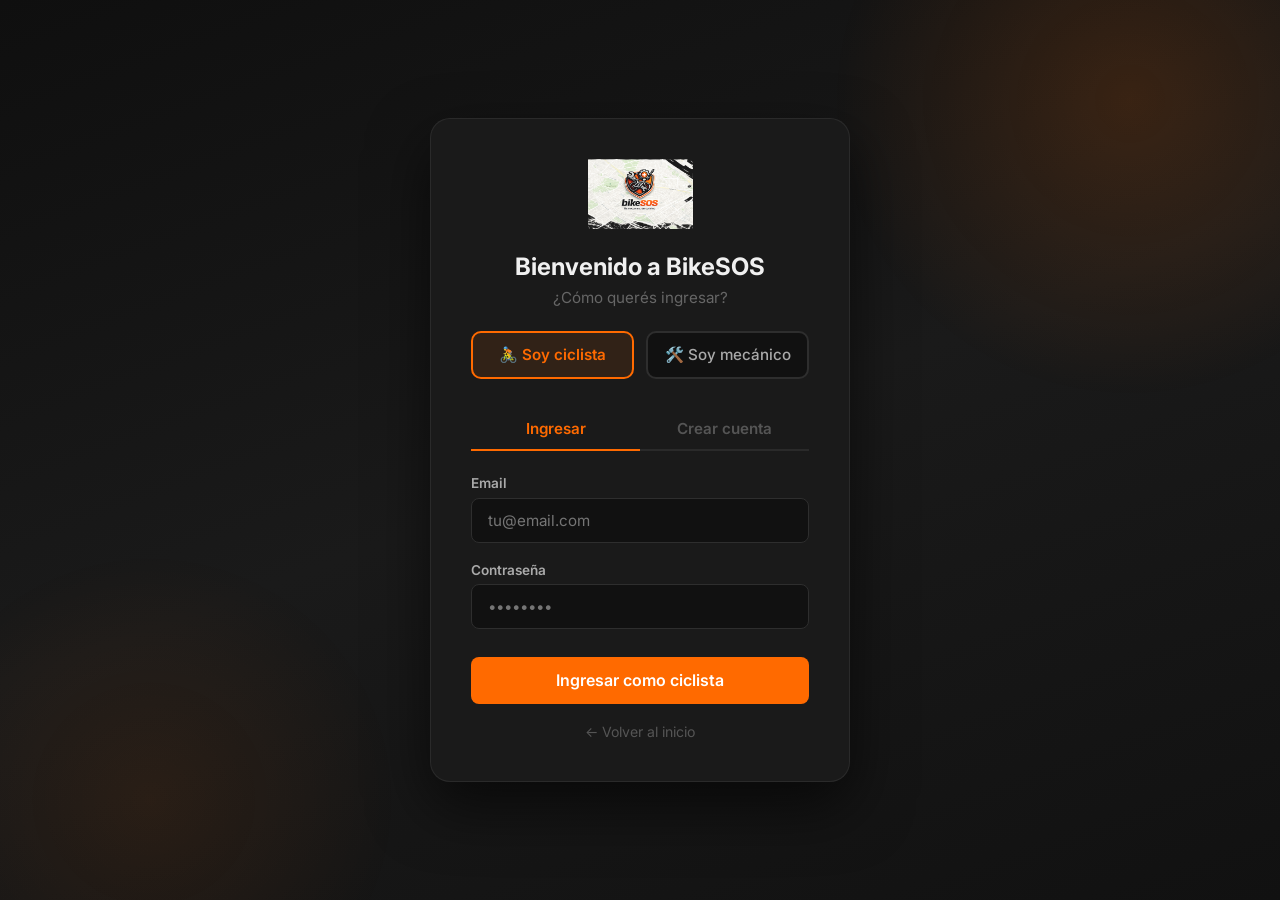
<file: dashboard-mecanico.html>
<!DOCTYPE html>
<html lang="es">
<head>
  <meta charset="UTF-8">
  <meta name="viewport" content="width=device-width, initial-scale=1.0">
  <title>BikeSOS | Panel Mecánico</title>
  <link rel="icon" type="image/png" href="./imagenes/logo.png">
  <link rel="preconnect" href="https://fonts.googleapis.com">
  <link href="https://fonts.googleapis.com/css2?family=Inter:wght@400;500;600;700;800&display=swap" rel="stylesheet">
  <link rel="stylesheet" href="./css/estilos.css">
  <link rel="stylesheet" href="./css/dashboard.css">
</head>
<body>

<header class="header">
  <a href="./index.html"><img src="./imagenes/logo.png" alt="BikeSOS" class="logo"></a>
  <div class="header-user">
    <span>🛠️ Hola, <strong id="userName"></strong></span>
    <a href="./index.html">Inicio</a>
    <a href="./login.html" id="btnLogout">Salir</a>
  </div>
</header>

<main class="dashboard">

  <!-- PERFIL MECANICO -->
  <section class="dash-card perfil-card">
    <div class="perfil-avatar">🛠️</div>
    <div class="perfil-info">
      <h2 id="perfilNombre"></h2>
      <div class="perfil-rating">
        <span class="perfil-stars">★★★★★</span>
        <span id="perfilCalif">5.0</span>
        <span style="color:#666">promedio</span>
      </div>
      <span class="perfil-badge" id="perfilMovilidad"></span>
    </div>
  </section>

  <section class="dash-card">
    <div class="mecanico-status">
      <span>Estado:</span>
      <label class="toggle">
        <input type="checkbox" id="toggleDisponible" checked>
        <span class="slider"></span>
      </label>
      <span id="statusLabel">Disponible</span>
    </div>
  </section>

  <section class="dash-card" id="sectionSolicitudes">
    <h2>Solicitudes entrantes</h2>
    <p class="muted" id="noSolicitudes">Esperando solicitudes...</p>
    <div id="listaSolicitudes"></div>
  </section>

  <section class="dash-card hidden" id="sectionTrabajo">
    <h2>Trabajo en curso</h2>
    <div id="trabajoDetalle"></div>
    <div class="tracking-steps">
      <div class="track-step active" id="ms1">✅ Solicitud aceptada</div>
      <div class="track-step" id="ms2">🚴 En camino</div>
      <div class="track-step" id="ms3">🔧 Reparando</div>
      <div class="track-step" id="ms4">🎉 Trabajo completado</div>
    </div>
    <button class="btn-primary" id="btnAvanzar">Avanzar estado</button>
    <button class="btn-primary" id="btnCobrar" style="display:none">💰 Cobrar servicio</button>
    <button class="btn-secondary" id="btnCompletar" style="display:none">Marcar como completado</button>
  </section>

  <section class="dash-card hidden" id="sectionCobroEspera">
    <div style="text-align:center; padding: 1rem 0">
      <span style="font-size:3rem">⏳</span>
      <h2 style="margin-top:1rem">Esperando pago del cliente</h2>
      <p style="color:#777; margin-top:0.5rem">Se notificó al cliente. El pago llegará automáticamente.</p>
      <div class="pulse-ring" style="margin: 1.5rem auto"></div>
    </div>
  </section>

  <section class="dash-card hidden" id="sectionCalificacion">
    <div style="text-align:center; padding:0.5rem 0">
      <span style="font-size:2.5rem">⭐</span>
      <h2 style="margin-top:0.8rem">Calificá al cliente</h2>
      <p style="color:#888; margin-top:0.4rem">¿Cómo fue la experiencia?</p>
      <div class="stars" style="margin:1.2rem 0">
        <span class="star" data-val="1">★</span>
        <span class="star" data-val="2">★</span>
        <span class="star" data-val="3">★</span>
        <span class="star" data-val="4">★</span>
        <span class="star" data-val="5">★</span>
      </div>
      <button class="btn-primary" id="btnEnviarCalif" disabled>Enviar calificación</button>
    </div>
  </section>

</main>

<script src="./js/utils.js"></script>
<script src="./js/dashboard-mecanico.js"></script>
</body>
</html>
</file>
<file: css/estilos.css>
:root {
  --primary: #ff6a00;
  --primary-dark: #e05a00;
  --secondary: #111111;
  --white: #ffffff;
  --text-dark: #f0f0f0;
  --text-muted: #aaaaaa;
}

* {
  margin: 0;
  padding: 0;
  box-sizing: border-box;
  font-family: 'Inter', 'Segoe UI', sans-serif;
}

#bgCanvas {
  position: fixed;
  top: 0;
  left: 0;
  width: 100%;
  height: 100%;
  z-index: -1;
  pointer-events: none;
}

body {
  background: linear-gradient(160deg, #0f0f0f 0%, #1a1a1a 50%, #111111 100%);
  color: var(--text-dark);
  min-height: 100vh;
}

body::before,
body::after {
  content: '';
  position: fixed;
  border-radius: 50%;
  z-index: -1;
  pointer-events: none;
}

body::before {
  width: 700px;
  height: 700px;
  background: radial-gradient(circle, rgba(255,106,0,0.12) 0%, transparent 70%);
  top: -200px;
  right: -200px;
}

body::after {
  width: 600px;
  height: 600px;
  background: radial-gradient(circle, rgba(255,106,0,0.07) 0%, transparent 70%);
  bottom: -150px;
  left: -150px;
}

/* ── HEADER ── */
.header {
  background: linear-gradient(135deg, #e8e8e8 0%, #f5d5b8 60%, #ff6a00 100%);
  padding: 0.6rem 3rem;
  display: flex;
  justify-content: space-between;
  align-items: center;
  position: sticky;
  top: 0;
  z-index: 100;
  box-shadow: 0 2px 12px rgba(255,106,0,0.2);
}

.logo {
  height: 110px;
  width: auto;
  object-fit: contain;
  mix-blend-mode: multiply;
  filter: contrast(1.2) saturate(1.1);
}

nav {
  display: flex;
  gap: 0.5rem;
  align-items: center;
}

.header a {
  color: #1e1e1e;
  text-decoration: none;
  padding: 0.4rem 1rem;
  border-radius: 6px;
  font-size: 0.95rem;
  font-weight: 500;
  transition: background 0.2s;
}

.header a:hover {
  background: rgba(0,0,0,0.08);
}

/* ── HERO ── */
.hero {
  display: flex;
  align-items: center;
  justify-content: center;
  padding: 5rem 3rem;
  gap: 5rem;
  max-width: 1100px;
  margin: 0 auto;
}

.badge {
  display: inline-block;
  background: rgba(255,106,0,0.12);
  color: var(--primary);
  font-size: 0.85rem;
  font-weight: 600;
  padding: 0.3rem 0.9rem;
  border-radius: 20px;
  margin-bottom: 1rem;
  border: 1px solid rgba(255,106,0,0.25);
}

.hero-text {
  max-width: 480px;
}

.hero-text h1 {
  font-size: 2.8rem;
  font-weight: 800;
  line-height: 1.2;
  margin-bottom: 0.6rem;
  color: var(--text-dark);
}

.eslogan {
  font-size: 1.2rem;
  font-weight: 700;
  color: var(--primary);
  margin-bottom: 0.8rem;
  letter-spacing: 0.5px;
}

.hero-text p {
  font-size: 1.15rem;
  color: var(--text-muted);
  margin-bottom: 2rem;
  line-height: 1.6;
}

.hero-text button {
  background: var(--primary);
  color: var(--white);
  border: none;
  padding: 14px 32px;
  font-size: 1rem;
  font-weight: 600;
  border-radius: 8px;
  cursor: pointer;
  transition: background 0.2s, transform 0.15s;
  box-shadow: 0 4px 14px rgba(255,106,0,0.35);
}

.hero-text button:hover {
  background: var(--primary-dark);
  transform: translateY(-2px);
}

.hero-image {
  display: flex;
  align-items: center;
  justify-content: center;
  flex-shrink: 0;
}

.hero-image img {
  width: 340px;
  max-width: 100%;
  border-radius: 20px;
  box-shadow: 0 16px 40px rgba(0,0,0,0.15);
}

/* ── TIMELINE ── */
.timeline {
  padding: 5rem 2rem;
  max-width: 800px;
  margin: 0 auto;
}

.timeline-title {
  text-align: center;
  font-size: 2rem;
  font-weight: 800;
  color: #f0f0f0;
  margin-bottom: 3.5rem;
}

.timeline-container {
  position: relative;
}

.timeline-line {
  position: absolute;
  left: 32px;
  top: 0;
  bottom: 0;
  width: 3px;
  background: #2a2a2a;
  border-radius: 3px;
  overflow: hidden;
}

.timeline-line::after {
  content: '';
  position: absolute;
  top: 0;
  left: 0;
  width: 100%;
  height: 0%;
  background: linear-gradient(180deg, #ff6a00, #e05a00);
  border-radius: 3px;
  transition: height 0.8s ease;
}

.timeline-line.animate::after {
  height: 100%;
}

.timeline-item {
  display: flex;
  align-items: flex-start;
  gap: 2rem;
  margin-bottom: 3rem;
  opacity: 0;
  transform: translateX(-30px);
  transition: opacity 0.6s ease, transform 0.6s ease;
}

.timeline-item.visible {
  opacity: 1;
  transform: translateX(0);
}

.timeline-dot {
  width: 64px;
  height: 64px;
  min-width: 64px;
  border-radius: 50%;
  background: #1a1a1a;
  border: 3px solid #2a2a2a;
  display: flex;
  align-items: center;
  justify-content: center;
  font-size: 1.6rem;
  z-index: 1;
  transition: border-color 0.4s, box-shadow 0.4s;
}

.timeline-item.visible .timeline-dot {
  border-color: #ff6a00;
  box-shadow: 0 0 20px rgba(255,106,0,0.3);
}

.timeline-card {
  background: #1a1a1a;
  border: 1px solid rgba(255,255,255,0.05);
  border-radius: 14px;
  padding: 1.5rem;
  flex: 1;
  box-shadow: 0 4px 20px rgba(0,0,0,0.3);
  transition: border-color 0.4s, box-shadow 0.4s;
}

.timeline-item.visible .timeline-card {
  border-color: rgba(255,106,0,0.2);
  box-shadow: 0 4px 24px rgba(255,106,0,0.08);
}

.timeline-card h3 {
  font-size: 1.1rem;
  font-weight: 700;
  color: #f0f0f0;
  margin-bottom: 0.4rem;
}

.timeline-card p {
  font-size: 0.9rem;
  color: #888;
  line-height: 1.6;
}

/* ── TEMA CLARO ── */
body.light {
  background: linear-gradient(160deg, #f0f0f0 0%, #ffffff 50%, #f8f8f8 100%);
  color: #1e1e1e;
}

body.light .timeline-card,
body.light .valor-card,
body.light .testimonio-card {
  background: #ffffff;
  border-color: rgba(0,0,0,0.08);
}

body.light .timeline-card h3,
body.light .valor-card h4 { color: #1e1e1e; }
body.light .timeline-card p,
body.light .valor-card p,
body.light .testimonio-card p { color: #555; }
body.light .timeline-dot { background: #fff; }
body.light .stats { background: #e8e8e8; }
body.light .footer { background: #e0e0e0; color: #666; }
body.light .quienes-text h2 { color: #1e1e1e; }
body.light .section-title,
body.light .timeline-title { color: #1e1e1e; }
body.light .testimonio-autor strong { color: #1e1e1e; }

/* ── THEME TOGGLE ── */
.theme-toggle {
  background: rgba(0,0,0,0.1);
  border: none;
  border-radius: 8px;
  padding: 0.4rem 0.7rem;
  font-size: 1.1rem;
  cursor: pointer;
  transition: background 0.2s;
}

.theme-toggle:hover { background: rgba(0,0,0,0.2); }

/* ── FADE SCROLL ── */
.fade-scroll {
  opacity: 0;
  transform: translateY(24px);
  transition: opacity 0.6s ease, transform 0.6s ease;
}

.fade-scroll.visible {
  opacity: 1;
  transform: translateY(0);
}

/* ── STATS ── */
.stats {
  padding: 4rem 3rem;
  background: #0a0a0a;
}

.stats-grid {
  max-width: 1000px;
  margin: 0 auto;
  display: flex;
  justify-content: center;
  gap: 2rem;
  flex-wrap: wrap;
}

.stat-item {
  text-align: center;
  flex: 1;
  min-width: 150px;
}

.stat-num {
  font-size: 3rem;
  font-weight: 800;
  color: var(--primary);
}

.stat-plus {
  font-size: 2rem;
  font-weight: 800;
  color: var(--primary);
}

.stat-item p {
  color: #888;
  font-size: 0.9rem;
  margin-top: 0.3rem;
}

/* ── TESTIMONIOS ── */
.testimonios {
  padding: 5rem 3rem;
  max-width: 1100px;
  margin: 0 auto;
}

.section-title {
  text-align: center;
  font-size: 2rem;
  font-weight: 800;
  color: #f0f0f0;
  margin-bottom: 3rem;
}

.testimonios-grid {
  display: flex;
  gap: 1.5rem;
  flex-wrap: wrap;
}

.testimonio-card {
  background: #1a1a1a;
  border: 1px solid rgba(255,255,255,0.05);
  border-radius: 16px;
  padding: 1.8rem;
  flex: 1;
  min-width: 260px;
  transition: border-color 0.2s, box-shadow 0.2s;
}

.testimonio-card:hover {
  border-color: rgba(255,106,0,0.25);
  box-shadow: 0 4px 24px rgba(255,106,0,0.08);
}

.testimonio-stars {
  color: #ff6a00;
  font-size: 1rem;
  margin-bottom: 1rem;
  letter-spacing: 2px;
}

.testimonio-card p {
  color: #aaa;
  font-size: 0.95rem;
  line-height: 1.7;
  margin-bottom: 1.5rem;
  font-style: italic;
}

.testimonio-autor {
  display: flex;
  align-items: center;
  gap: 0.8rem;
}

.autor-avatar {
  font-size: 2rem;
  background: #2a2a2a;
  border-radius: 50%;
  width: 44px;
  height: 44px;
  display: flex;
  align-items: center;
  justify-content: center;
}

.testimonio-autor strong {
  display: block;
  color: #f0f0f0;
  font-size: 0.95rem;
}

.testimonio-autor span {
  color: #666;
  font-size: 0.8rem;
}

/* ── QUIENES SOMOS ── */
.quienes {
  padding: 5rem 3rem;
}

.quienes-container {
  max-width: 1100px;
  margin: 0 auto;
  display: flex;
  align-items: center;
  gap: 4rem;
  flex-wrap: wrap;
}

.quienes-text {
  flex: 1;
  min-width: 280px;
}

.quienes-text h2 {
  font-size: 2.2rem;
  font-weight: 800;
  color: #f0f0f0;
  margin-bottom: 1rem;
  margin-top: 0.8rem;
}

.quienes-text p {
  font-size: 1.05rem;
  color: #888;
  line-height: 1.7;
  margin-bottom: 1rem;
}

.quienes-frase {
  font-size: 1.1rem !important;
  font-weight: 600;
  color: var(--primary) !important;
  font-style: italic;
  border-left: 3px solid var(--primary);
  padding-left: 1rem;
  margin-top: 1.5rem !important;
}

.quienes-valores {
  flex: 1;
  min-width: 280px;
  display: flex;
  flex-direction: column;
  gap: 1rem;
}

.valor-card {
  background: #1a1a1a;
  border: 1px solid rgba(255,255,255,0.05);
  border-radius: 14px;
  padding: 1.2rem 1.5rem;
  display: flex;
  align-items: center;
  gap: 1rem;
  transition: border-color 0.2s, box-shadow 0.2s;
}

.valor-card:hover {
  border-color: rgba(255,106,0,0.3);
  box-shadow: 0 4px 20px rgba(255,106,0,0.08);
}

.valor-card span {
  font-size: 1.8rem;
  min-width: 40px;
  text-align: center;
}

.valor-card h4 {
  font-size: 1rem;
  font-weight: 700;
  color: #f0f0f0;
  margin-bottom: 0.2rem;
}

.valor-card p {
  font-size: 0.85rem;
  color: #888;
  margin: 0;
}

/* ── FOOTER ── */
.footer {
  background: #0a0a0a;
  color: rgba(255,255,255,0.4);
  text-align: center;
  padding: 1.2rem;
  font-size: 0.85rem;
}

/* ── ANIMACIONES ── */
@keyframes fadeInUp {
  from { opacity: 0; transform: translateY(30px); }
  to   { opacity: 1; transform: translateY(0); }
}

.fade-in {
  animation: fadeInUp 0.7s ease forwards;
}

.fade-in-delay {
  animation: fadeInUp 0.7s ease 0.3s forwards;
  opacity: 0;
}

/* ── RESPONSIVE ── */
@media (max-width: 768px) {
  .header {
    padding: 0.8rem 1.5rem;
  }

  .header a:not(:last-child) {
    display: none;
  }

  .hero {
    flex-direction: column;
    padding: 3rem 1.5rem;
    gap: 2.5rem;
    text-align: center;
  }

  .hero-text h1 { font-size: 2rem; }
  .hero-image img { width: 260px; }
  .timeline { padding: 3rem 1.5rem; }
  .quienes { padding: 3rem 1.5rem; }
  .stats { padding: 3rem 1.5rem; }
  .testimonios { padding: 3rem 1.5rem; }
  .header nav a:not(:last-child) { display: none; }
}
</file>
<file: css/dashboard.css>
.header-user {
  display: flex;
  align-items: center;
  gap: 1.2rem;
  color: #1e1e1e;
  font-size: 0.95rem;
}

.header-user a {
  background: #1e1e1e;
  color: #fff;
  padding: 0.4rem 1rem;
  border-radius: 6px;
  text-decoration: none;
  font-size: 0.9rem;
  font-weight: 600;
  transition: background 0.2s;
}

.header-user a:hover {
  background: #333;
}

.dashboard {
  max-width: 700px;
  margin: 2.5rem auto;
  padding: 0 1.5rem;
  display: flex;
  flex-direction: column;
  gap: 1.5rem;
}

.dash-card {
  background: #1a1a1a;
  border-radius: 16px;
  padding: 2rem;
  box-shadow: 0 4px 24px rgba(0,0,0,0.4);
  border: 1px solid rgba(255,255,255,0.05);
}

.dash-card h2 {
  font-size: 1.4rem;
  font-weight: 700;
  margin-bottom: 0.5rem;
  color: #f0f0f0;
}

.dash-card > p {
  color: #888;
  margin-bottom: 1.5rem;
  font-size: 0.95rem;
}

.input-group {
  margin-bottom: 1.2rem;
}

.input-group label {
  display: block;
  font-size: 0.85rem;
  font-weight: 600;
  margin-bottom: 0.4rem;
  color: #aaa;
}

.input-group input,
.input-group select,
.input-group textarea {
  width: 100%;
  padding: 0.75rem 1rem;
  border: 1.5px solid #2e2e2e;
  border-radius: 8px;
  font-size: 0.95rem;
  font-family: 'Inter', sans-serif;
  outline: none;
  transition: border 0.2s;
  background: #111;
  color: #f0f0f0;
}

.input-group input:focus,
.input-group select:focus,
.input-group textarea:focus {
  border-color: #ff6a00;
}

.input-group textarea {
  resize: vertical;
  min-height: 80px;
}

.btn-primary {
  background: #ff6a00;
  color: #fff;
  border: none;
  padding: 0.85rem 2rem;
  border-radius: 8px;
  font-size: 1rem;
  font-weight: 600;
  cursor: pointer;
  font-family: 'Inter', sans-serif;
  transition: background 0.2s;
}

.btn-primary:hover { background: #e05a00; }

.btn-secondary {
  background: #2a2a2a;
  color: #f0f0f0;
  border: none;
  padding: 0.75rem 1.5rem;
  border-radius: 8px;
  font-size: 0.95rem;
  font-weight: 500;
  cursor: pointer;
  font-family: 'Inter', sans-serif;
  margin-top: 1rem;
  transition: background 0.2s;
}

.btn-secondary:hover { background: #333; }

.hidden { display: none !important; }

/* Tracking */
.tracking-status {
  display: flex;
  align-items: center;
  justify-content: center;
  gap: 1rem;
  margin-bottom: 1rem;
}

.status-icon { font-size: 2.5rem; }

.pulse-ring {
  width: 16px;
  height: 16px;
  border-radius: 50%;
  background: #ff6a00;
  animation: pulse 1.2s infinite;
}

@keyframes pulse {
  0%   { box-shadow: 0 0 0 0 rgba(255,106,0,0.5); }
  70%  { box-shadow: 0 0 0 12px rgba(255,106,0,0); }
  100% { box-shadow: 0 0 0 0 rgba(255,106,0,0); }
}

#trackingMsg {
  text-align: center;
  color: #555;
  margin-bottom: 1.5rem;
}

.tracking-steps {
  display: flex;
  flex-direction: column;
  gap: 0.6rem;
  margin-bottom: 1.5rem;
}

.track-step {
  padding: 0.7rem 1rem;
  border-radius: 8px;
  background: #111;
  color: #555;
  font-size: 0.9rem;
  font-weight: 500;
  transition: all 0.4s;
}

.track-step.active {
  background: rgba(255,106,0,0.15);
  color: #ff6a00;
  font-weight: 600;
}

/* Mecánico */
.mecanico-status {
  display: flex;
  align-items: center;
  gap: 1rem;
  font-weight: 500;
}

.toggle {
  position: relative;
  display: inline-block;
  width: 48px;
  height: 26px;
}

.toggle input { display: none; }

.slider {
  position: absolute;
  inset: 0;
  background: #ccc;
  border-radius: 26px;
  cursor: pointer;
  transition: background 0.3s;
}

.slider::before {
  content: '';
  position: absolute;
  width: 20px;
  height: 20px;
  left: 3px;
  top: 3px;
  background: #fff;
  border-radius: 50%;
  transition: transform 0.3s;
}

.toggle input:checked + .slider { background: #ff6a00; }
.toggle input:checked + .slider::before { transform: translateX(22px); }

.solicitud-card {
  display: flex;
  justify-content: space-between;
  align-items: center;
  padding: 1rem;
  border: 1.5px solid #2a2a2a;
  border-radius: 10px;
  margin-bottom: 0.8rem;
  gap: 1rem;
  background: #111;
}

.sol-info {
  display: flex;
  flex-direction: column;
  gap: 0.2rem;
  font-size: 0.9rem;
  color: #888;
}

.sol-info strong {
  font-size: 1rem;
  color: #f0f0f0;
}

.btn-aceptar {
  white-space: nowrap;
  padding: 0.6rem 1.2rem;
  font-size: 0.9rem;
}

/* ── PERFIL MECANICO ── */
.perfil-card {
  display: flex;
  align-items: center;
  gap: 1.5rem;
}

.perfil-avatar {
  font-size: 3rem;
  background: #111;
  border-radius: 50%;
  width: 70px;
  height: 70px;
  display: flex;
  align-items: center;
  justify-content: center;
  border: 2px solid rgba(255,106,0,0.3);
  flex-shrink: 0;
}

.perfil-info h2 {
  font-size: 1.2rem;
  font-weight: 700;
  color: #f0f0f0;
  margin-bottom: 0.3rem;
}

.perfil-rating {
  display: flex;
  align-items: center;
  gap: 0.4rem;
  margin-bottom: 0.5rem;
}

.perfil-stars { color: #ff6a00; font-size: 0.9rem; }

.perfil-rating span { font-size: 0.9rem; color: #aaa; }

.perfil-badge {
  display: inline-block;
  background: rgba(255,106,0,0.1);
  color: #ff6a00;
  border: 1px solid rgba(255,106,0,0.25);
  border-radius: 20px;
  padding: 0.2rem 0.8rem;
  font-size: 0.8rem;
  font-weight: 600;
}

.muted { color: #aaa; font-size: 0.9rem; }

/* ── ESTRELLAS ── */
.stars {
  display: flex;
  justify-content: center;
  gap: 0.5rem;
}

.star {
  font-size: 2rem;
  color: #333;
  cursor: pointer;
  transition: color 0.2s, transform 0.15s;
}

.star:hover,
.star.active {
  color: #ff6a00;
  transform: scale(1.2);
}

/* ── PAGO ── */
.pago-header {
  display: flex;
  align-items: center;
  gap: 1rem;
  margin-bottom: 0.5rem;
}

.pago-icon { font-size: 2rem; }

.monto-box {
  display: flex;
  justify-content: space-between;
  align-items: center;
  background: rgba(255,106,0,0.08);
  border: 1.5px solid rgba(255,106,0,0.25);
  border-radius: 10px;
  padding: 1rem 1.5rem;
  margin: 1.2rem 0;
}

.monto-box span { color: #888; font-size: 0.95rem; }
.monto-box strong { font-size: 1.6rem; color: #ff6a00; }

.pago-row {
  display: flex;
  gap: 1rem;
}

.pago-row .input-group { flex: 1; }

@media (max-width: 600px) {
  .solicitud-card { flex-direction: column; align-items: flex-start; }
  .pago-row { flex-direction: column; }
}
</file>
<file: css/login.css>
.auth-body {
  min-height: 100vh;
  display: flex;
  align-items: center;
  justify-content: center;
  background: linear-gradient(160deg, #0f0f0f 0%, #1a1a1a 50%, #111 100%);
  position: relative;
  overflow-y: auto;
  padding: 2rem 1rem;
}

.auth-body::before,
.auth-body::after {
  content: '';
  position: fixed;
  border-radius: 50%;
  pointer-events: none;
  z-index: 0;
}

.auth-body::before {
  width: 600px;
  height: 600px;
  background: radial-gradient(circle, rgba(255,106,0,0.15) 0%, transparent 70%);
  top: -200px;
  right: -150px;
}

.auth-body::after {
  width: 500px;
  height: 500px;
  background: radial-gradient(circle, rgba(255,106,0,0.08) 0%, transparent 70%);
  bottom: -150px;
  left: -100px;
}

.auth-card {
  background: #1a1a1a;
  border: 1px solid rgba(255,255,255,0.07);
  border-radius: 20px;
  padding: 2.5rem;
  width: 100%;
  max-width: 420px;
  box-shadow: 0 24px 60px rgba(0,0,0,0.6);
  text-align: center;
  position: relative;
  z-index: 1;
  animation: fadeInUp 0.5s ease;
}

@keyframes fadeInUp {
  from { opacity: 0; transform: translateY(24px); }
  to   { opacity: 1; transform: translateY(0); }
}

.auth-logo {
  height: 70px;
  object-fit: contain;
  margin-bottom: 1.2rem;
  mix-blend-mode: lighten;
}

.auth-card h2 {
  font-size: 1.5rem;
  font-weight: 700;
  margin-bottom: 0.4rem;
  color: #f0f0f0;
}

.auth-subtitle {
  color: #666;
  margin-bottom: 1.5rem;
  font-size: 0.95rem;
}

.role-selector {
  display: flex;
  gap: 0.8rem;
  margin-bottom: 1.8rem;
}

.role-btn {
  flex: 1;
  padding: 0.8rem;
  border: 2px solid #2e2e2e;
  border-radius: 10px;
  background: #111;
  color: #aaa;
  font-size: 0.95rem;
  font-weight: 500;
  cursor: pointer;
  transition: all 0.2s;
  font-family: 'Inter', sans-serif;
}

.role-btn.active {
  border-color: #ff6a00;
  background: rgba(255,106,0,0.1);
  color: #ff6a00;
  font-weight: 600;
}

.input-group {
  text-align: left;
  margin-bottom: 1.2rem;
}

.input-group label {
  display: block;
  font-size: 0.85rem;
  font-weight: 600;
  margin-bottom: 0.4rem;
  color: #aaa;
}

.input-group input,
.input-group select {
  width: 100%;
  padding: 0.75rem 1rem;
  border: 1.5px solid #2e2e2e;
  border-radius: 8px;
  font-size: 0.95rem;
  font-family: 'Inter', sans-serif;
  transition: border 0.2s;
  outline: none;
  background: #111;
  color: #f0f0f0;
}

.input-group input:focus,
.input-group select:focus {
  border-color: #ff6a00;
}

.btn-primary {
  width: 100%;
  padding: 0.85rem;
  background: #ff6a00;
  color: #fff;
  border: none;
  border-radius: 8px;
  font-size: 1rem;
  font-weight: 600;
  cursor: pointer;
  transition: background 0.2s, transform 0.15s;
  font-family: 'Inter', sans-serif;
  margin-top: 0.5rem;
}

.btn-primary:hover {
  background: #e05a00;
  transform: translateY(-1px);
}

.auth-back {
  display: inline-block;
  margin-top: 1.2rem;
  color: #555;
  font-size: 0.88rem;
  text-decoration: none;
  transition: color 0.2s;
}

.auth-back:hover {
  color: #ff6a00;
}

.auth-tabs {
  display: flex;
  border-bottom: 2px solid #2a2a2a;
  margin-bottom: 1.5rem;
}

.tab-btn {
  flex: 1;
  padding: 0.7rem;
  border: none;
  background: none;
  font-size: 0.95rem;
  font-weight: 600;
  color: #555;
  cursor: pointer;
  font-family: 'Inter', sans-serif;
  border-bottom: 2px solid transparent;
  margin-bottom: -2px;
  transition: all 0.2s;
}

.tab-btn.active {
  color: #ff6a00;
  border-bottom-color: #ff6a00;
}

.auth-form.hidden { display: none; }
</file>
